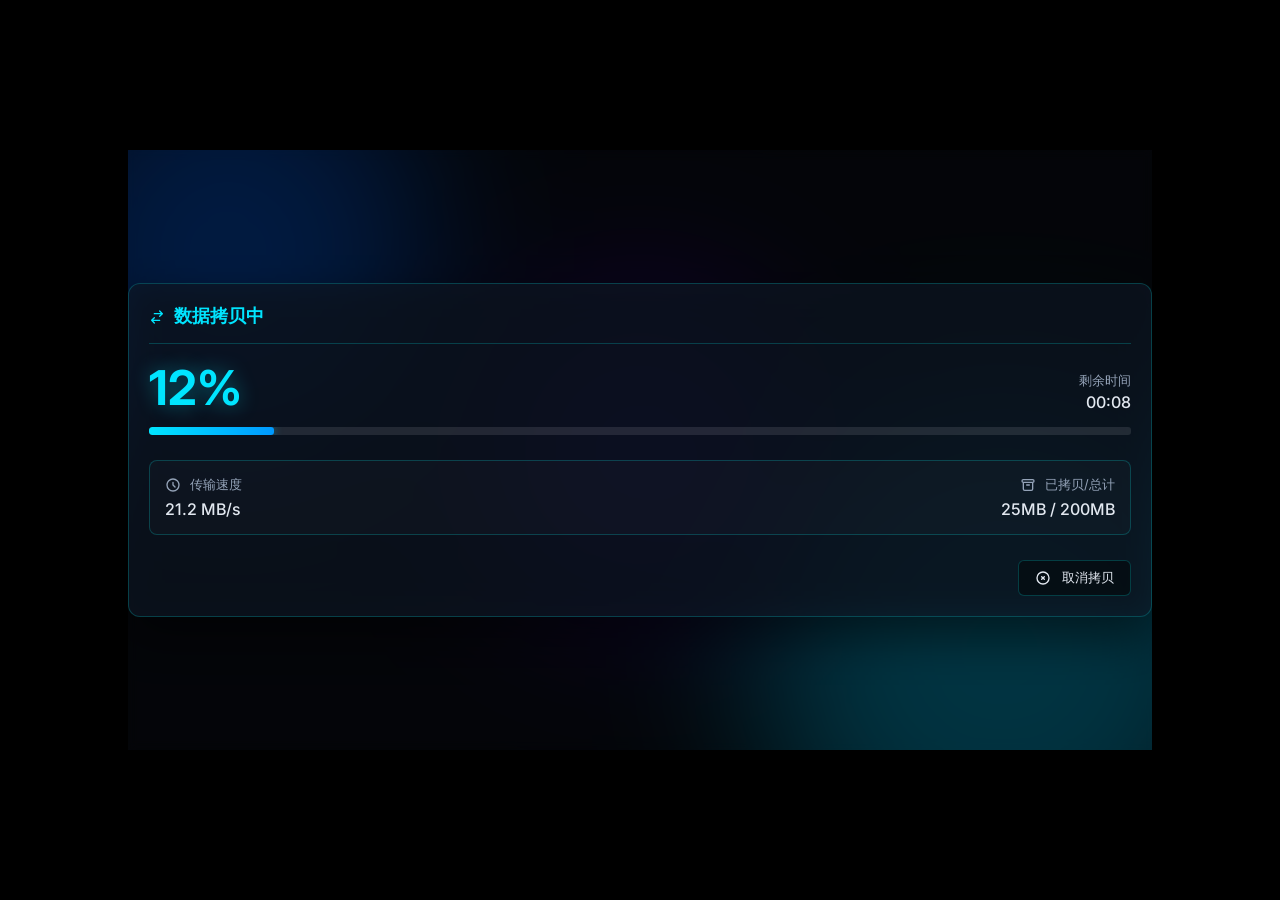
<file: copy.html>
<!DOCTYPE html>
<html lang="zh-CN">
<head>
    <meta charset="UTF-8">
    <meta name="viewport" content="width=device-width, initial-scale=1.0">
    <title>数据拷贝中 - LVGL GUI</title>
    <link rel="stylesheet" href="style.css">
    <link href="https://fonts.googleapis.com/css2?family=Inter:wght@300;400;500;600;700&display=swap" rel="stylesheet">
</head>
<body>
    <div class="app-container">
        <div class="bg-shape shape1"></div>
        <div class="bg-shape shape2"></div>
        <div class="bg-shape shape3"></div>

        <!-- 全屏居中拷贝弹窗内容 -->
        <div class="modal-overlay show">
            <div class="glass-card modal-content">
                <header class="card-header">
                    <h2><svg class="icon-sm" viewBox="0 0 24 24" fill="none" stroke="currentColor"><path stroke-linecap="round" stroke-linejoin="round" stroke-width="2" d="M8 7h12m0 0l-4-4m4 4l-4 4m0 6H4m0 0l4 4m-4-4l4-4"></path></svg> 数据拷贝中</h2>
                </header>
                <div class="card-body">
                    <div class="progress-info">
                        <div class="percentage cyan-text" id="copy-percentage">0%</div>
                        <div class="remaining-time">
                            <span>剩余时间</span>
                            <span class="time-val" id="remaining-time">--:--</span>
                        </div>
                    </div>
                    <div class="progress-bar-container lg"><div class="progress-bar animated" id="copy-progress" style="width: 0%;"></div></div>

                    <div class="stats-box">
                        <div class="stat-col">
                            <div class="stat-label"><svg class="icon-sm" viewBox="0 0 24 24" fill="none" stroke="currentColor"><path stroke-linecap="round" stroke-linejoin="round" stroke-width="2" d="M12 8v4l3 3m6-3a9 9 0 11-18 0 9 9 0 0118 0z"></path></svg> 传输速度</div>
                            <div class="stat-val" id="transfer-speed">0 MB/s</div>
                        </div>
                        <div class="stat-col align-right">
                            <div class="stat-label"><svg class="icon-sm" viewBox="0 0 24 24" fill="none" stroke="currentColor"><path stroke-linecap="round" stroke-linejoin="round" stroke-width="2" d="M5 8h14M5 8a2 2 0 110-4h14a2 2 0 110 4M5 8v10a2 2 0 002 2h10a2 2 0 002-2V8m-9 4h4"></path></svg> 已拷贝/总计</div>
                            <div class="stat-val" id="copy-size">0MB / 200MB</div>
                        </div>
                    </div>

                    <div class="action-row align-right">
                        <button class="glass-btn" onclick="location.href='transfer.html'"><svg class="icon-sm" viewBox="0 0 24 24" fill="none" stroke="currentColor"><path stroke-linecap="round" stroke-linejoin="round" stroke-width="2" d="M10 14l2-2m0 0l2-2m-2 2l-2-2m2 2l2 2m7-2a9 9 0 11-18 0 9 9 0 0118 0z"></path></svg> 取消拷贝</button>
                    </div>
                </div>
            </div>
        </div>
    </div>

    <script>
        (function() {
            var progressEl = document.getElementById('copy-progress');
            var percentageEl = document.getElementById('copy-percentage');
            var speedEl = document.getElementById('transfer-speed');
            var sizeEl = document.getElementById('copy-size');
            var timeEl = document.getElementById('remaining-time');
            var totalSize = 200;
            var progress = 0;
            var startTime = Date.now();

            function updateProgress() {
                progress += Math.random() * 5;
                if (progress >= 100) {
                    progress = 100;
                    percentageEl.textContent = '100%';
                    progressEl.style.width = '100%';
                    speedEl.textContent = '0 MB/s';
                    sizeEl.textContent = totalSize + 'MB / ' + totalSize + 'MB';
                    timeEl.textContent = '00:00';
                    return;
                }
                var pct = Math.floor(progress);
                percentageEl.textContent = pct + '%';
                progressEl.style.width = progress + '%';

                var elapsed = (Date.now() - startTime) / 1000;
                var copied = totalSize * (progress / 100);
                var speed = elapsed > 0 ? copied / elapsed : 0;
                speedEl.textContent = speed.toFixed(1) + ' MB/s';
                sizeEl.textContent = Math.floor(copied) + 'MB / ' + totalSize + 'MB';

                var remaining = speed > 0 ? (totalSize - copied) / speed : 0;
                var mins = Math.floor(remaining / 60);
                var secs = Math.floor(remaining % 60);
                timeEl.textContent = String(mins).padStart(2,'0') + ':' + String(secs).padStart(2,'0');

                setTimeout(updateProgress, 300);
            }
            updateProgress();
        })();
    </script>
</body>
</html>
</file>
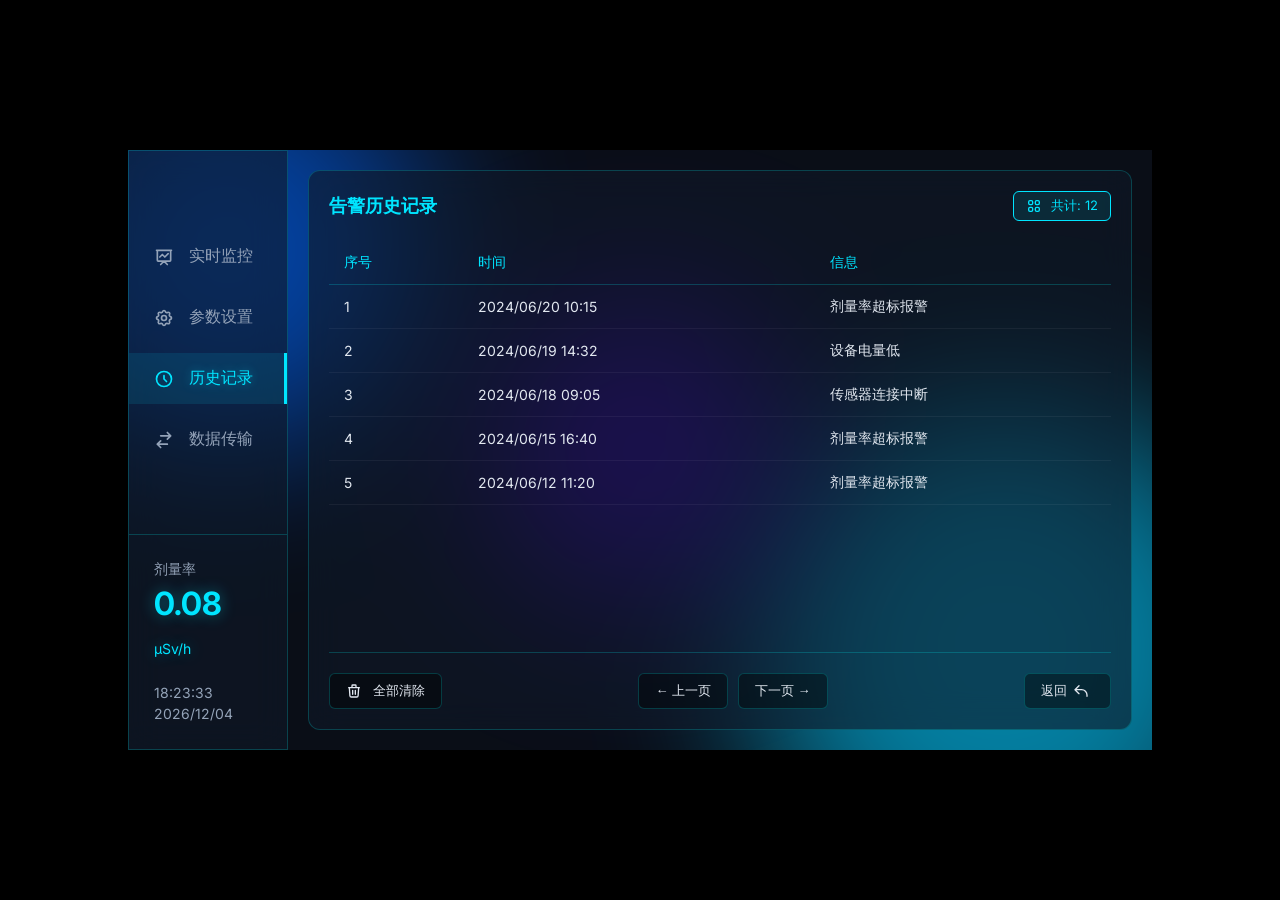
<file: history.html>
<!DOCTYPE html>
<html lang="zh-CN">
<head>
    <meta charset="UTF-8">
    <meta name="viewport" content="width=device-width, initial-scale=1.0">
    <title>历史记录 - LVGL GUI</title>
    <link rel="stylesheet" href="style.css">
    <link href="https://fonts.googleapis.com/css2?family=Inter:wght@300;400;500;600;700&display=swap" rel="stylesheet">
</head>
<body>
    <div class="app-container">
        <div class="bg-shape shape1"></div>
        <div class="bg-shape shape2"></div>
        <div class="bg-shape shape3"></div>

        <aside class="sidebar glass-panel">
            <div class="nav-menu">
                <button class="nav-item" onclick="location.href='monitoring.html'">
                    <svg class="icon" viewBox="0 0 24 24" fill="none" stroke="currentColor"><path stroke-linecap="round" stroke-linejoin="round" stroke-width="2" d="M7 12l3-3 3 3 4-4M8 21l4-4 4 4M3 4h18M4 4h16v12a1 1 0 01-1 1H5a1 1 0 01-1-1V4z"></path></svg>
                    实时监控
                </button>
                <button class="nav-item" onclick="location.href='settings.html'">
                    <svg class="icon" viewBox="0 0 24 24" fill="none" stroke="currentColor"><path stroke-linecap="round" stroke-linejoin="round" stroke-width="2" d="M10.325 4.317c.426-1.756 2.924-1.756 3.35 0a1.724 1.724 0 002.573 1.066c1.543-.94 3.31.826 2.37 2.37a1.724 1.724 0 001.065 2.572c1.756.426 1.756 2.924 0 3.35a1.724 1.724 0 00-1.066 2.573c.94 1.543-.826 3.31-2.37 2.37a1.724 1.724 0 00-2.572 1.065c-.426 1.756-2.924 1.756-3.35 0a1.724 1.724 0 00-2.573-1.066c-1.543.94-3.31-.826-2.37-2.37a1.724 1.724 0 00-1.065-2.572c-1.756-.426-1.756-2.924 0-3.35a1.724 1.724 0 001.066-2.573c-.94-1.543.826-3.31 2.37-2.37.996.608 2.296.07 2.572-1.065z"></path><path stroke-linecap="round" stroke-linejoin="round" stroke-width="2" d="M15 12a3 3 0 11-6 0 3 3 0 016 0z"></path></svg>
                    参数设置
                </button>
                <button class="nav-item active" onclick="location.href='history.html'">
                    <svg class="icon" viewBox="0 0 24 24" fill="none" stroke="currentColor"><path stroke-linecap="round" stroke-linejoin="round" stroke-width="2" d="M12 8v4l3 3m6-3a9 9 0 11-18 0 9 9 0 0118 0z"></path></svg>
                    历史记录
                </button>
                <button class="nav-item" onclick="location.href='transfer.html'">
                    <svg class="icon" viewBox="0 0 24 24" fill="none" stroke="currentColor"><path stroke-linecap="round" stroke-linejoin="round" stroke-width="2" d="M8 7h12m0 0l-4-4m4 4l-4 4m0 6H4m0 0l4 4m-4-4l4-4"></path></svg>
                    数据传输
                </button>
            </div>

            <div class="sidebar-footer">
                <div class="dose-rate">
                    <div class="label">剂量率</div>
                    <div class="value">0.08 <span class="unit">μSv/h</span></div>
                </div>
                <div class="datetime">
                    <div class="time" id="current-time">11:26:14</div>
                    <div class="date" id="current-date">2024/06/20</div>
                </div>
            </div>
        </aside>

        <main class="content-area">
            <section id="history" class="screen active">
                <div class="glass-card full-height">
                    <div class="history-header">
                        <h2>告警历史记录</h2>
                        <div class="total-badge"><svg class="icon-sm" viewBox="0 0 24 24" fill="none" stroke="currentColor"><path stroke-linecap="round" stroke-linejoin="round" stroke-width="2" d="M4 6a2 2 0 012-2h2a2 2 0 012 2v2a2 2 0 01-2 2H6a2 2 0 01-2-2V6zM14 6a2 2 0 012-2h2a2 2 0 012 2v2a2 2 0 01-2 2h-2a2 2 0 01-2-2V6zM4 16a2 2 0 012-2h2a2 2 0 012 2v2a2 2 0 01-2 2H6a2 2 0 01-2-2v-2zM14 16a2 2 0 012-2h2a2 2 0 012 2v2a2 2 0 01-2 2h-2a2 2 0 01-2-2v-2z"></path></svg> 共计: 12</div>
                    </div>
                    <table class="glass-table">
                        <thead>
                            <tr>
                                <th>序号</th>
                                <th>时间</th>
                                <th>信息</th>
                            </tr>
                        </thead>
                        <tbody>
                            <tr><td>1</td><td>2024/06/20 10:15</td><td>剂量率超标报警</td></tr>
                            <tr><td>2</td><td>2024/06/19 14:32</td><td>设备电量低</td></tr>
                            <tr><td>3</td><td>2024/06/18 09:05</td><td>传感器连接中断</td></tr>
                            <tr><td>4</td><td>2024/06/15 16:40</td><td>剂量率超标报警</td></tr>
                            <tr><td>5</td><td>2024/06/12 11:20</td><td>剂量率超标报警</td></tr>
                        </tbody>
                    </table>
                    <div class="table-pagination">
                        <button class="glass-btn icon-text"><svg class="icon-sm" viewBox="0 0 24 24" fill="none" stroke="currentColor"><path stroke-linecap="round" stroke-linejoin="round" stroke-width="2" d="M19 7l-.867 12.142A2 2 0 0116.138 21H7.862a2 2 0 01-1.995-1.858L5 7m5 4v6m4-6v6m1-10V4a1 1 0 00-1-1h-4a1 1 0 00-1 1v3M4 7h16"></path></svg> 全部清除</button>
                        <div class="page-controls">
                            <button class="glass-btn">← 上一页</button>
                            <button class="glass-btn">下一页 →</button>
                        </div>
                        <button class="glass-btn icon-text">返回 <svg class="icon-sm" viewBox="0 0 24 24" fill="none" stroke="currentColor"><path stroke-linecap="round" stroke-linejoin="round" stroke-width="2" d="M3 10h10a8 8 0 018 8v2M3 10l6 6m-6-6l6-6"></path></svg></button>
                    </div>
                </div>
            </section>
        </main>
    </div>

    <script>
        (function() {
            var timeEl = document.getElementById('current-time');
            var dateEl = document.getElementById('current-date');
            function updateClock() {
                var now = new Date();
                timeEl.textContent = [String(now.getHours()).padStart(2,'0'), String(now.getMinutes()).padStart(2,'0'), String(now.getSeconds()).padStart(2,'0')].join(':');
                dateEl.textContent = now.getFullYear() + '/' + String(now.getMonth()+1).padStart(2,'0') + '/' + String(now.getDate()).padStart(2,'0');
            }
            setInterval(updateClock, 1000);
            updateClock();
        })();
    </script>
</body>
</html>
</file>
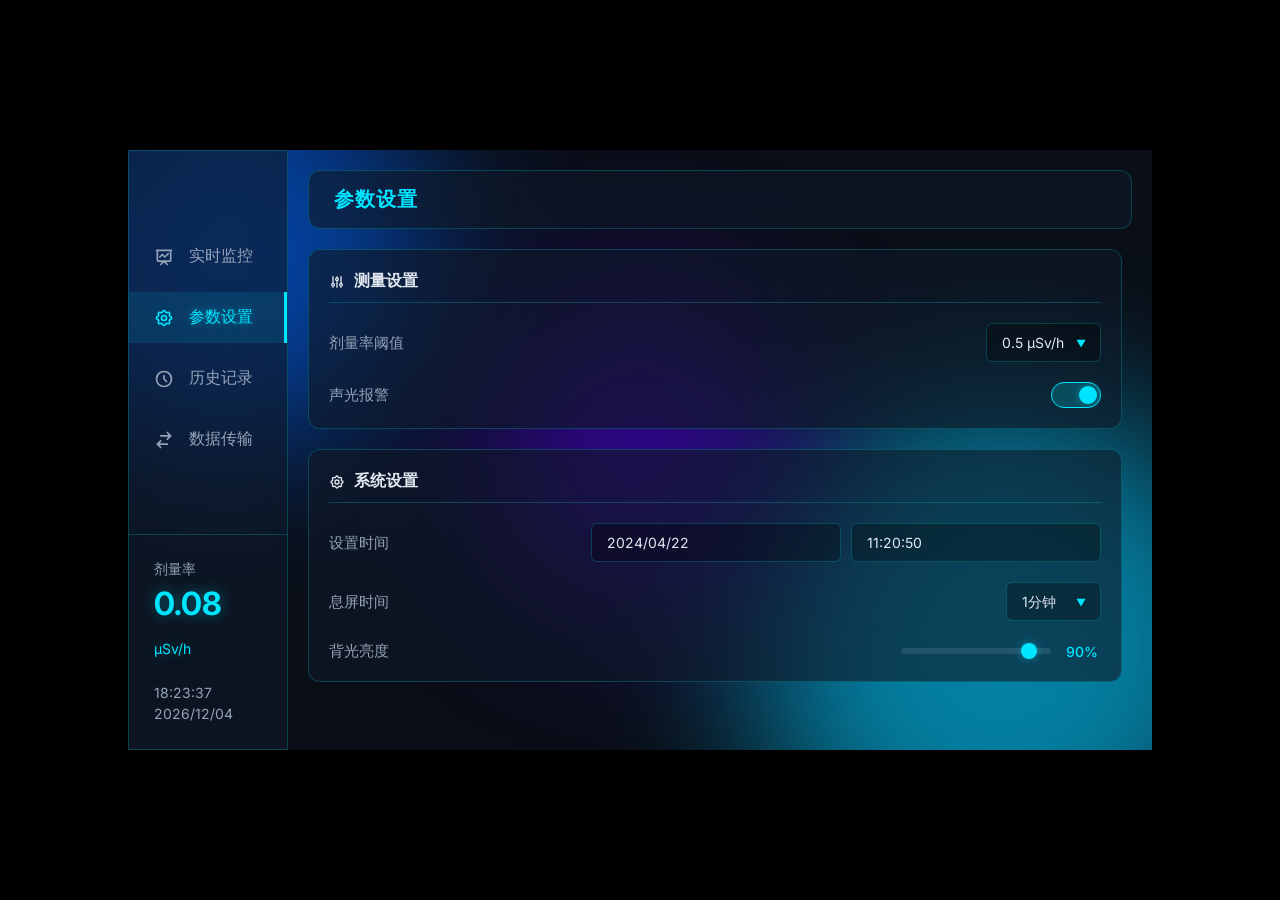
<file: settings.html>
<!DOCTYPE html>
<html lang="zh-CN">
<head>
    <meta charset="UTF-8">
    <meta name="viewport" content="width=device-width, initial-scale=1.0">
    <title>参数设置 - LVGL GUI</title>
    <link rel="stylesheet" href="style.css">
    <link href="https://fonts.googleapis.com/css2?family=Inter:wght@300;400;500;600;700&display=swap" rel="stylesheet">
</head>
<body>
    <div class="app-container">
        <div class="bg-shape shape1"></div>
        <div class="bg-shape shape2"></div>
        <div class="bg-shape shape3"></div>

        <aside class="sidebar glass-panel">
            <div class="nav-menu">
                <button class="nav-item" onclick="location.href='monitoring.html'">
                    <svg class="icon" viewBox="0 0 24 24" fill="none" stroke="currentColor"><path stroke-linecap="round" stroke-linejoin="round" stroke-width="2" d="M7 12l3-3 3 3 4-4M8 21l4-4 4 4M3 4h18M4 4h16v12a1 1 0 01-1 1H5a1 1 0 01-1-1V4z"></path></svg>
                    实时监控
                </button>
                <button class="nav-item active" onclick="location.href='settings.html'">
                    <svg class="icon" viewBox="0 0 24 24" fill="none" stroke="currentColor"><path stroke-linecap="round" stroke-linejoin="round" stroke-width="2" d="M10.325 4.317c.426-1.756 2.924-1.756 3.35 0a1.724 1.724 0 002.573 1.066c1.543-.94 3.31.826 2.37 2.37a1.724 1.724 0 001.065 2.572c1.756.426 1.756 2.924 0 3.35a1.724 1.724 0 00-1.066 2.573c.94 1.543-.826 3.31-2.37 2.37a1.724 1.724 0 00-2.572 1.065c-.426 1.756-2.924 1.756-3.35 0a1.724 1.724 0 00-2.573-1.066c-1.543.94-3.31-.826-2.37-2.37a1.724 1.724 0 00-1.065-2.572c-1.756-.426-1.756-2.924 0-3.35a1.724 1.724 0 001.066-2.573c-.94-1.543.826-3.31 2.37-2.37.996.608 2.296.07 2.572-1.065z"></path><path stroke-linecap="round" stroke-linejoin="round" stroke-width="2" d="M15 12a3 3 0 11-6 0 3 3 0 016 0z"></path></svg>
                    参数设置
                </button>
                <button class="nav-item" onclick="location.href='history.html'">
                    <svg class="icon" viewBox="0 0 24 24" fill="none" stroke="currentColor"><path stroke-linecap="round" stroke-linejoin="round" stroke-width="2" d="M12 8v4l3 3m6-3a9 9 0 11-18 0 9 9 0 0118 0z"></path></svg>
                    历史记录
                </button>
                <button class="nav-item" onclick="location.href='transfer.html'">
                    <svg class="icon" viewBox="0 0 24 24" fill="none" stroke="currentColor"><path stroke-linecap="round" stroke-linejoin="round" stroke-width="2" d="M8 7h12m0 0l-4-4m4 4l-4 4m0 6H4m0 0l4 4m-4-4l4-4"></path></svg>
                    数据传输
                </button>
            </div>

            <div class="sidebar-footer">
                <div class="dose-rate">
                    <div class="label">剂量率</div>
                    <div class="value">0.08 <span class="unit">μSv/h</span></div>
                </div>
                <div class="datetime">
                    <div class="time" id="current-time">11:26:14</div>
                    <div class="date" id="current-date">2024/06/20</div>
                </div>
            </div>
        </aside>

        <main class="content-area">
            <section id="settings" class="screen active">
                <header class="glass-header">
                    <h2>参数设置</h2>
                </header>
                <div class="scroll-container">
                    <div class="glass-card setting-group">
                        <h3><svg class="icon-sm" viewBox="0 0 24 24" fill="none" stroke="currentColor"><path stroke-linecap="round" stroke-linejoin="round" stroke-width="2" d="M12 6V4m0 2a2 2 0 100 4m0-4a2 2 0 110 4m-6 8a2 2 0 100-4m0 4a2 2 0 110-4m0 4v2m0-6V4m6 6v10m6-2a2 2 0 100-4m0 4a2 2 0 110-4m0 4v2m0-6V4"></path></svg> 测量设置</h3>
                        <div class="setting-row">
                            <span class="setting-label">剂量率阈值</span>
                            <div class="custom-select">
                                <select>
                                    <option>0.5 μSv/h</option>
                                    <option>1.0 μSv/h</option>
                                    <option>2.0 μSv/h</option>
                                </select>
                            </div>
                        </div>
                        <div class="setting-row">
                            <span class="setting-label">声光报警</span>
                            <label class="switch">
                                <input type="checkbox" checked>
                                <span class="slider round"></span>
                            </label>
                        </div>
                    </div>

                    <div class="glass-card setting-group">
                        <h3><svg class="icon-sm" viewBox="0 0 24 24" fill="none" stroke="currentColor"><path stroke-linecap="round" stroke-linejoin="round" stroke-width="2" d="M10.325 4.317c.426-1.756 2.924-1.756 3.35 0a1.724 1.724 0 002.573 1.066c1.543-.94 3.31.826 2.37 2.37a1.724 1.724 0 001.065 2.572c1.756.426 1.756 2.924 0 3.35a1.724 1.724 0 00-1.066 2.573c.94 1.543-.826 3.31-2.37 2.37a1.724 1.724 0 00-2.572 1.065c-.426 1.756-2.924 1.756-3.35 0a1.724 1.724 0 00-2.573-1.066c-1.543.94-3.31-.826-2.37-2.37a1.724 1.724 0 00-1.065-2.572c-1.756-.426-1.756-2.924 0-3.35a1.724 1.724 0 001.066-2.573c-.94-1.543.826-3.31 2.37-2.37.996.608 2.296.07 2.572-1.065z"></path><path stroke-linecap="round" stroke-linejoin="round" stroke-width="2" d="M15 12a3 3 0 11-6 0 3 3 0 016 0z"></path></svg> 系统设置</h3>
                        <div class="setting-row">
                            <span class="setting-label">设置时间</span>
                            <div class="input-group">
                                <input type="text" class="glass-input" value="2024/04/22">
                                <input type="text" class="glass-input" value="11:20:50">
                            </div>
                        </div>
                        <div class="setting-row">
                            <span class="setting-label">息屏时间</span>
                            <div class="custom-select">
                                <select>
                                    <option>1分钟</option>
                                    <option>5分钟</option>
                                    <option>10分钟</option>
                                    <option>永不</option>
                                </select>
                            </div>
                        </div>
                        <div class="setting-row">
                            <span class="setting-label">背光亮度</span>
                            <div class="slider-group">
                                <input type="range" min="1" max="100" value="90" class="range-slider">
                                <span class="slider-val">90%</span>
                            </div>
                        </div>
                    </div>
                </div>
            </section>
        </main>
    </div>

    <script>
        (function() {
            // Clock
            var timeEl = document.getElementById('current-time');
            var dateEl = document.getElementById('current-date');
            function updateClock() {
                var now = new Date();
                timeEl.textContent = [String(now.getHours()).padStart(2,'0'), String(now.getMinutes()).padStart(2,'0'), String(now.getSeconds()).padStart(2,'0')].join(':');
                dateEl.textContent = now.getFullYear() + '/' + String(now.getMonth()+1).padStart(2,'0') + '/' + String(now.getDate()).padStart(2,'0');
            }
            setInterval(updateClock, 1000);
            updateClock();

            // Range Slider
            var sliders = document.querySelectorAll('.range-slider');
            sliders.forEach(function(slider) {
                var valSpan = slider.nextElementSibling;
                slider.addEventListener('input', function(e) {
                    valSpan.textContent = e.target.value + '%';
                });
            });
        })();
    </script>
</body>
</html>
</file>
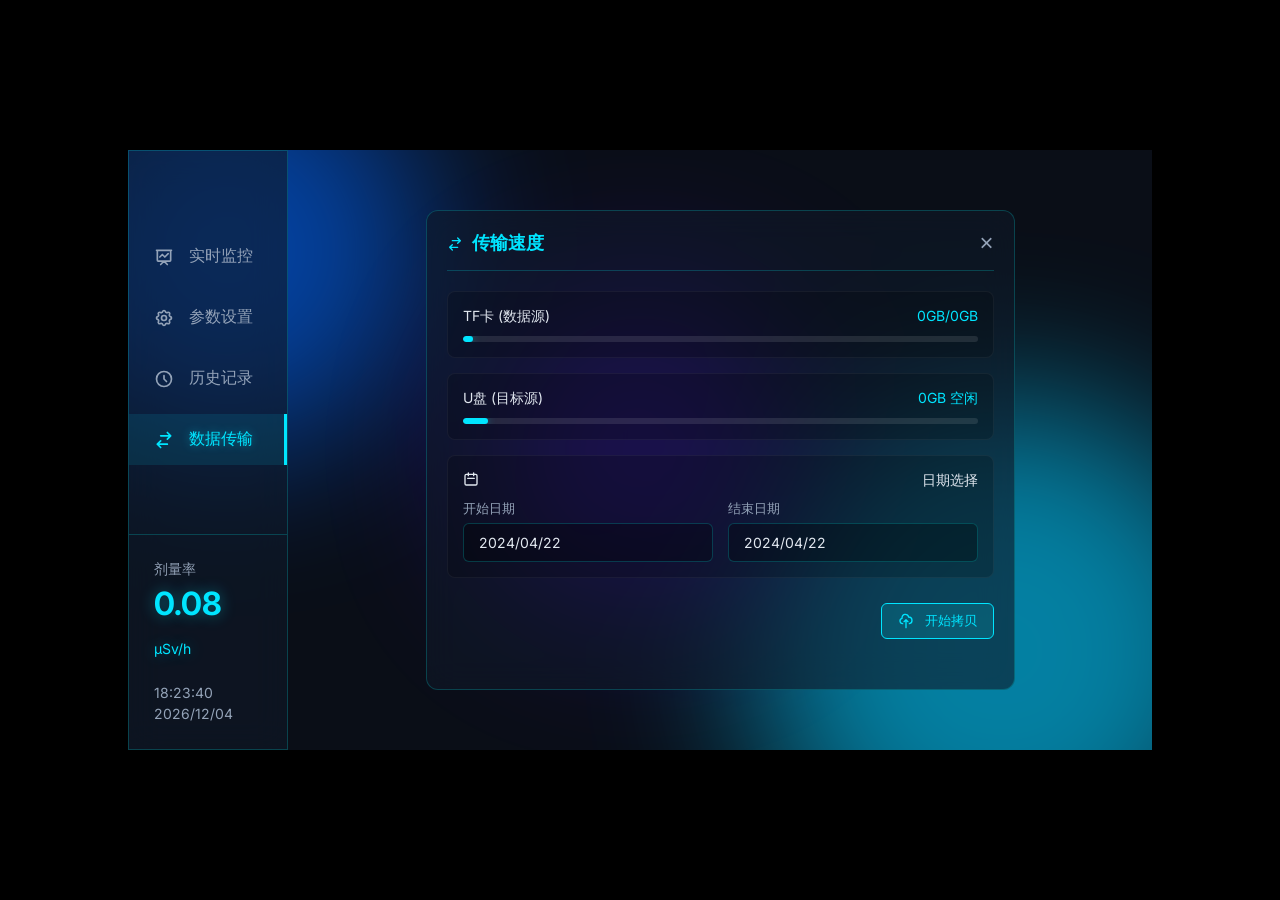
<file: transfer.html>
<!DOCTYPE html>
<html lang="zh-CN">
<head>
    <meta charset="UTF-8">
    <meta name="viewport" content="width=device-width, initial-scale=1.0">
    <title>数据传输 - LVGL GUI</title>
    <link rel="stylesheet" href="style.css">
    <link href="https://fonts.googleapis.com/css2?family=Inter:wght@300;400;500;600;700&display=swap" rel="stylesheet">
</head>
<body>
    <div class="app-container">
        <div class="bg-shape shape1"></div>
        <div class="bg-shape shape2"></div>
        <div class="bg-shape shape3"></div>

        <aside class="sidebar glass-panel">
            <div class="nav-menu">
                <button class="nav-item" onclick="location.href='monitoring.html'">
                    <svg class="icon" viewBox="0 0 24 24" fill="none" stroke="currentColor"><path stroke-linecap="round" stroke-linejoin="round" stroke-width="2" d="M7 12l3-3 3 3 4-4M8 21l4-4 4 4M3 4h18M4 4h16v12a1 1 0 01-1 1H5a1 1 0 01-1-1V4z"></path></svg>
                    实时监控
                </button>
                <button class="nav-item" onclick="location.href='settings.html'">
                    <svg class="icon" viewBox="0 0 24 24" fill="none" stroke="currentColor"><path stroke-linecap="round" stroke-linejoin="round" stroke-width="2" d="M10.325 4.317c.426-1.756 2.924-1.756 3.35 0a1.724 1.724 0 002.573 1.066c1.543-.94 3.31.826 2.37 2.37a1.724 1.724 0 001.065 2.572c1.756.426 1.756 2.924 0 3.35a1.724 1.724 0 00-1.066 2.573c.94 1.543-.826 3.31-2.37 2.37a1.724 1.724 0 00-2.572 1.065c-.426 1.756-2.924 1.756-3.35 0a1.724 1.724 0 00-2.573-1.066c-1.543.94-3.31-.826-2.37-2.37a1.724 1.724 0 00-1.065-2.572c-1.756-.426-1.756-2.924 0-3.35a1.724 1.724 0 001.066-2.573c-.94-1.543.826-3.31 2.37-2.37.996.608 2.296.07 2.572-1.065z"></path><path stroke-linecap="round" stroke-linejoin="round" stroke-width="2" d="M15 12a3 3 0 11-6 0 3 3 0 016 0z"></path></svg>
                    参数设置
                </button>
                <button class="nav-item" onclick="location.href='history.html'">
                    <svg class="icon" viewBox="0 0 24 24" fill="none" stroke="currentColor"><path stroke-linecap="round" stroke-linejoin="round" stroke-width="2" d="M12 8v4l3 3m6-3a9 9 0 11-18 0 9 9 0 0118 0z"></path></svg>
                    历史记录
                </button>
                <button class="nav-item active" onclick="location.href='transfer.html'">
                    <svg class="icon" viewBox="0 0 24 24" fill="none" stroke="currentColor"><path stroke-linecap="round" stroke-linejoin="round" stroke-width="2" d="M8 7h12m0 0l-4-4m4 4l-4 4m0 6H4m0 0l4 4m-4-4l4-4"></path></svg>
                    数据传输
                </button>
            </div>

            <div class="sidebar-footer">
                <div class="dose-rate">
                    <div class="label">剂量率</div>
                    <div class="value">0.08 <span class="unit">μSv/h</span></div>
                </div>
                <div class="datetime">
                    <div class="time" id="current-time">11:26:14</div>
                    <div class="date" id="current-date">2024/06/20</div>
                </div>
            </div>
        </aside>

        <main class="content-area">
            <section id="transfer" class="screen active">
                <div class="glass-card centered-card">
                    <header class="card-header">
                        <h2><svg class="icon-sm" viewBox="0 0 24 24" fill="none" stroke="currentColor"><path stroke-linecap="round" stroke-linejoin="round" stroke-width="2" d="M8 7h12m0 0l-4-4m4 4l-4 4m0 6H4m0 0l4 4m-4-4l4-4"></path></svg> 传输速度</h2>
                        <button class="close-btn" onclick="location.href='monitoring.html'">×</button>
                    </header>
                    <div class="card-body">
                        <div class="transfer-box">
                            <div class="box-header"><span>TF卡 (数据源)</span> <span class="cyan-text">0GB/0GB</span></div>
                            <div class="progress-bar-container"><div class="progress-bar" style="width: 2%;"></div></div>
                        </div>
                        <div class="transfer-box">
                            <div class="box-header"><span>U盘 (目标源)</span> <span class="cyan-text">0GB 空闲</span></div>
                            <div class="progress-bar-container"><div class="progress-bar" style="width: 5%;"></div></div>
                        </div>

                        <div class="transfer-box date-box">
                            <div class="box-header"><svg class="icon-sm" viewBox="0 0 24 24" fill="none" stroke="currentColor"><path stroke-linecap="round" stroke-linejoin="round" stroke-width="2" d="M8 7V3m8 4V3m-9 8h10M5 21h14a2 2 0 002-2V7a2 2 0 00-2-2H5a2 2 0 00-2 2v12a2 2 0 002 2z"></path></svg> 日期选择</div>
                            <div class="date-inputs">
                                <div class="date-field">
                                    <label>开始日期</label>
                                    <input type="text" class="glass-input full-width" value="2024/04/22">
                                </div>
                                <div class="date-field">
                                    <label>结束日期</label>
                                    <input type="text" class="glass-input full-width" value="2024/04/22">
                                </div>
                            </div>
                        </div>

                        <div class="action-row align-right">
                            <button class="glass-btn primary-btn" onclick="location.href='copy.html'"><svg class="icon-sm" viewBox="0 0 24 24" fill="none" stroke="currentColor"><path stroke-linecap="round" stroke-linejoin="round" stroke-width="2" d="M7 16a4 4 0 01-.88-7.903A5 5 0 1115.9 6L16 6a5 5 0 011 9.9M15 13l-3-3m0 0l-3 3m3-3v12"></path></svg> 开始拷贝</button>
                        </div>
                    </div>
                </div>
            </section>
        </main>
    </div>

    <script>
        (function() {
            var timeEl = document.getElementById('current-time');
            var dateEl = document.getElementById('current-date');
            function updateClock() {
                var now = new Date();
                timeEl.textContent = [String(now.getHours()).padStart(2,'0'), String(now.getMinutes()).padStart(2,'0'), String(now.getSeconds()).padStart(2,'0')].join(':');
                dateEl.textContent = now.getFullYear() + '/' + String(now.getMonth()+1).padStart(2,'0') + '/' + String(now.getDate()).padStart(2,'0');
            }
            setInterval(updateClock, 1000);
            updateClock();
        })();
    </script>
</body>
</html>
</file>
<file: style.css>
:root {
    --bg-dark: #0a0e17;
    --glass-bg: rgba(16, 25, 40, 0.6);
    --glass-border: rgba(0, 255, 255, 0.2);
    --glass-border-hover: rgba(0, 255, 255, 0.5);
    --cyan: #00e5ff;
    --cyan-glow: rgba(0, 229, 255, 0.4);
    --text-primary: #e2e8f0;
    --text-secondary: #94a3b8;
    --danger: #ff4757;
    
    --blur: blur(16px);
    --transition: all 0.3s ease;
}

* {
    box-sizing: border-box;
    margin: 0;
    padding: 0;
}

body {
    font-family: 'Inter', sans-serif;
    background-color: #000;
    color: var(--text-primary);
    display: flex;
    justify-content: center;
    align-items: center;
    min-height: 100vh;
    overflow: hidden;
}

/* 1024x600 Fixed App Container */
.app-container {
    width: 1024px;
    height: 600px;
    background: var(--bg-dark);
    position: relative;
    overflow: hidden;
    display: flex;
    box-shadow: 0 0 50px rgba(0,0,0,0.8);
    /* In a real device this would be fullscreen, for web prototype we scale it if needed or just keep it fixed */
}

/* Glassmorphism Background Shapes */
.bg-shape {
    position: absolute;
    border-radius: 50%;
    filter: blur(80px);
    z-index: 0;
    opacity: 0.6;
}

.shape1 {
    width: 400px;
    height: 400px;
    background: #0066ff;
    top: -100px;
    left: -100px;
}

.shape2 {
    width: 500px;
    height: 500px;
    background: #00ccff;
    bottom: -150px;
    right: -100px;
}

.shape3 {
    width: 300px;
    height: 300px;
    background: #4a00e0;
    top: 50%;
    left: 50%;
    transform: translate(-50%, -50%);
}

/* Glass UI Base */
.glass-panel, .glass-card, .glass-header {
    background: var(--glass-bg);
    backdrop-filter: var(--blur);
    -webkit-backdrop-filter: var(--blur);
    border: 1px solid var(--glass-border);
    z-index: 10;
}

/* Sidebar */
.sidebar {
    width: 160px;
    height: 100%;
    display: flex;
    flex-direction: column;
    justify-content: space-between;
    border-right: 1px solid var(--glass-border);
    border-radius: 0;
}

.nav-menu {
    padding: 20px 0;
    margin-top: 60px;
    display: flex;
    flex-direction: column;
    gap: 10px;
}

.nav-item {
    background: transparent;
    border: none;
    color: var(--text-secondary);
    padding: 15px 25px;
    font-size: 16px;
    font-weight: 500;
    cursor: pointer;
    text-align: left;
    display: flex;
    align-items: center;
    gap: 15px;
    transition: var(--transition);
    position: relative;
    border-right: 3px solid transparent;
}

.nav-item:hover {
    color: var(--text-primary);
    background: rgba(255, 255, 255, 0.05);
}

.nav-item.active {
    color: var(--cyan);
    background: rgba(0, 229, 255, 0.1);
    border-right: 3px solid var(--cyan);
    text-shadow: 0 0 10px var(--cyan-glow);
}

.icon {
    width: 20px;
    height: 20px;
}

.icon-sm {
    width: 16px;
    height: 16px;
    vertical-align: middle;
    margin-right: 5px;
}

.sidebar-footer {
    padding: 25px;
    border-top: 1px solid var(--glass-border);
}

.dose-rate {
    margin-bottom: 20px;
}

.dose-rate .label {
    font-size: 14px;
    color: var(--text-secondary);
    margin-bottom: 5px;
}

.dose-rate .value {
    font-size: 32px;
    font-weight: 700;
    color: var(--cyan);
    text-shadow: 0 0 15px var(--cyan-glow);
}

.dose-rate .unit {
    font-size: 14px;
    font-weight: 400;
}

.datetime {
    font-size: 14px;
    color: var(--text-secondary);
    line-height: 1.5;
}

/* Main Content Area */
.content-area {
    flex: 1;
    height: 100%;
    position: relative;
    z-index: 10;
    overflow: hidden;
}

.screen {
    position: absolute;
    top: 0;
    left: 0;
    width: 100%;
    height: 100%;
    padding: 20px;
    display: none;
    flex-direction: column;
    gap: 20px;
    animation: fadeIn 0.4s ease forwards;
}

.screen.active {
    display: flex;
}

@keyframes fadeIn {
    from { opacity: 0; transform: scale(0.98); }
    to { opacity: 1; transform: scale(1); }
}

.glass-header {
    border-radius: 12px;
    padding: 15px 25px;
    display: flex;
    justify-content: space-between;
    align-items: center;
}

.glass-header h2 {
    font-size: 20px;
    font-weight: 600;
    color: var(--cyan);
    margin: 0;
    letter-spacing: 1px;
}

.icon-btn {
    background: transparent;
    border: none;
    color: var(--cyan);
    width: 32px;
    height: 32px;
    cursor: pointer;
    border-radius: 8px;
    transition: var(--transition);
}

.icon-btn:hover {
    background: rgba(0, 229, 255, 0.15);
}

.glass-card {
    border-radius: 12px;
    padding: 20px;
    flex: 1;
    display: flex;
    flex-direction: column;
}

.full-height {
    height: 100%;
    flex: none;
}

/* Typography Helpers */
.cyan-text {
    color: var(--cyan);
}

.align-right {
    text-align: right;
    justify-content: flex-end;
}

/* Monitoring Screen */
.chart-container {
    position: relative;
}

.chart-title {
    font-size: 16px;
    font-weight: 500;
    text-align: center;
    color: var(--text-secondary);
    margin-bottom: 15px;
}

.chart-wrapper {
    flex: 1;
    position: relative;
    width: 100%;
}

.status-bar {
    flex: none;
    padding: 15px 25px;
    display: flex;
    align-items: center;
    gap: 10px;
    font-size: 14px;
    font-weight: 500;
}

.status-indicator {
    width: 10px;
    height: 10px;
    border-radius: 50%;
    background-color: var(--cyan);
    box-shadow: 0 0 10px var(--cyan-glow);
}

/* Settings Screen */
.scroll-container {
    overflow-y: auto;
    display: flex;
    flex-direction: column;
    gap: 20px;
    padding-right: 10px;
}

.scroll-container::-webkit-scrollbar {
    width: 6px;
}
.scroll-container::-webkit-scrollbar-track {
    background: rgba(255, 255, 255, 0.05);
    border-radius: 3px;
}
.scroll-container::-webkit-scrollbar-thumb {
    background: var(--glass-border);
    border-radius: 3px;
}

.setting-group h3 {
    font-size: 16px;
    color: var(--text-primary);
    margin-bottom: 20px;
    padding-bottom: 10px;
    border-bottom: 1px solid var(--glass-border);
}

.setting-row {
    display: flex;
    justify-content: space-between;
    align-items: center;
    margin-bottom: 20px;
}

.setting-row:last-child {
    margin-bottom: 0;
}

.setting-label {
    font-size: 15px;
    color: var(--text-secondary);
}

/* Form Controls */
.custom-select select {
    appearance: none;
    background: rgba(0, 0, 0, 0.3);
    border: 1px solid var(--glass-border);
    color: var(--text-primary);
    padding: 10px 35px 10px 15px;
    border-radius: 6px;
    font-size: 14px;
    font-family: inherit;
    outline: none;
    cursor: pointer;
    transition: var(--transition);
}

.custom-select select:focus {
    border-color: var(--cyan);
    box-shadow: 0 0 10px rgba(0, 229, 255, 0.2);
}

.custom-select {
    position: relative;
}

.custom-select::after {
    content: '▼';
    font-size: 10px;
    color: var(--cyan);
    position: absolute;
    right: 15px;
    top: 50%;
    transform: translateY(-50%);
    pointer-events: none;
}

/* Toggle Switch */
.switch {
    position: relative;
    display: inline-block;
    width: 50px;
    height: 26px;
}

.switch input {
    opacity: 0;
    width: 0;
    height: 0;
}

.slider {
    position: absolute;
    cursor: pointer;
    top: 0;
    left: 0;
    right: 0;
    bottom: 0;
    background-color: rgba(255, 255, 255, 0.1);
    border: 1px solid var(--glass-border);
    transition: .4s;
}

.slider:before {
    position: absolute;
    content: "";
    height: 18px;
    width: 18px;
    left: 3px;
    bottom: 3px;
    background-color: var(--text-secondary);
    transition: .4s;
}

input:checked + .slider {
    background-color: rgba(0, 229, 255, 0.2);
    border-color: var(--cyan);
}

input:checked + .slider:before {
    transform: translateX(24px);
    background-color: var(--cyan);
    box-shadow: 0 0 10px var(--cyan-glow);
}

.slider.round {
    border-radius: 26px;
}

.slider.round:before {
    border-radius: 50%;
}

/* Text Inputs */
.input-group {
    display: flex;
    gap: 10px;
}

.glass-input {
    background: rgba(0, 0, 0, 0.3);
    border: 1px solid var(--glass-border);
    color: var(--text-primary);
    padding: 10px 15px;
    border-radius: 6px;
    font-size: 14px;
    font-family: inherit;
    outline: none;
    transition: var(--transition);
}

.glass-input:focus {
    border-color: var(--cyan);
    box-shadow: 0 0 10px rgba(0, 229, 255, 0.2);
}

.full-width {
    width: 100%;
}

/* Range Slider */
.slider-group {
    display: flex;
    align-items: center;
    gap: 15px;
}

.range-slider {
    -webkit-appearance: none;
    width: 150px;
    height: 6px;
    border-radius: 3px;
    background: rgba(255, 255, 255, 0.1);
    outline: none;
}

.range-slider::-webkit-slider-thumb {
    -webkit-appearance: none;
    appearance: none;
    width: 16px;
    height: 16px;
    border-radius: 50%;
    background: var(--cyan);
    cursor: pointer;
    box-shadow: 0 0 10px var(--cyan-glow);
}

.slider-val {
    color: var(--cyan);
    font-size: 14px;
    font-weight: 500;
    min-width: 35px;
}

/* History Screen */
.history-header {
    display: flex;
    justify-content: space-between;
    align-items: center;
    margin-bottom: 20px;
}

.history-header h2 {
    color: var(--cyan);
    font-size: 18px;
}

.total-badge {
    background: rgba(0, 229, 255, 0.1);
    border: 1px solid var(--cyan);
    padding: 5px 12px;
    border-radius: 6px;
    font-size: 13px;
    color: var(--cyan);
}

.glass-table {
    width: 100%;
    border-collapse: collapse;
    margin-bottom: auto;
}

.glass-table th, .glass-table td {
    padding: 12px 15px;
    text-align: left;
    border-bottom: 1px solid rgba(255, 255, 255, 0.05);
}

.glass-table th {
    color: var(--cyan);
    font-weight: 500;
    font-size: 14px;
    border-bottom: 1px solid var(--glass-border);
}

.glass-table td {
    font-size: 14px;
    color: var(--text-primary);
}

.glass-table tbody tr {
    transition: var(--transition);
}

.glass-table tbody tr:hover {
    background: rgba(255, 255, 255, 0.03);
}

.table-pagination {
    display: flex;
    justify-content: space-between;
    align-items: center;
    padding-top: 20px;
    border-top: 1px solid var(--glass-border);
}

.glass-btn {
    background: rgba(0, 0, 0, 0.4);
    border: 1px solid var(--glass-border);
    color: var(--text-primary);
    padding: 8px 16px;
    border-radius: 6px;
    cursor: pointer;
    font-size: 13px;
    transition: var(--transition);
    display: inline-flex;
    align-items: center;
    gap: 6px;
}

.glass-btn:hover {
    border-color: var(--glass-border-hover);
    background: rgba(255, 255, 255, 0.05);
}

.primary-btn {
    background: rgba(0, 229, 255, 0.15);
    border-color: var(--cyan);
    color: var(--cyan);
}

.primary-btn:hover {
    background: rgba(0, 229, 255, 0.25);
    box-shadow: 0 0 15px rgba(0, 229, 255, 0.3);
}

.page-controls {
    display: flex;
    gap: 10px;
}

/* Transfer/Modal Screen */
.centered-card {
    max-width: 600px;
    margin: 40px auto;
}

.card-header {
    display: flex;
    justify-content: space-between;
    align-items: center;
    padding-bottom: 15px;
    border-bottom: 1px solid var(--glass-border);
    margin-bottom: 20px;
}

.card-header h2 {
    font-size: 18px;
    color: var(--cyan);
}

.close-btn {
    background: none;
    border: none;
    color: var(--text-secondary);
    font-size: 24px;
    cursor: pointer;
    transition: var(--transition);
    line-height: 1;
}

.close-btn:hover {
    color: var(--danger);
}

.transfer-box {
    background: rgba(0, 0, 0, 0.2);
    border: 1px solid rgba(255, 255, 255, 0.05);
    border-radius: 8px;
    padding: 15px;
    margin-bottom: 15px;
}

.box-header {
    display: flex;
    justify-content: space-between;
    font-size: 14px;
    margin-bottom: 10px;
}

.progress-bar-container {
    height: 6px;
    background: rgba(255, 255, 255, 0.1);
    border-radius: 3px;
    overflow: hidden;
}

.progress-bar-container.lg {
    height: 8px;
}

.progress-bar {
    height: 100%;
    background: var(--cyan);
    border-radius: 3px;
    box-shadow: 0 0 10px var(--cyan-glow);
    transition: width 0.3s ease;
}

.progress-bar.animated {
    background: linear-gradient(90deg, var(--cyan) 0%, #0099ff 100%);
}

.date-box {
    margin-bottom: 25px;
}

.date-inputs {
    display: flex;
    gap: 15px;
}

.date-field {
    flex: 1;
}

.date-field label {
    display: block;
    font-size: 13px;
    color: var(--text-secondary);
    margin-bottom: 5px;
}

.action-row {
    display: flex;
    gap: 15px;
}

/* Copying Modal Overlay */
.modal-overlay {
    position: absolute;
    top: 0;
    left: 0;
    width: 100%;
    height: 100%;
    background: rgba(0, 0, 0, 0.6);
    backdrop-filter: blur(5px);
    -webkit-backdrop-filter: blur(5px);
    z-index: 100;
    display: none;
    justify-content: center;
    align-items: center;
    opacity: 0;
    transition: opacity 0.3s ease;
}

.modal-overlay.show {
    display: flex;
    opacity: 1;
}

.modal-content {
    width: 500px;
    box-shadow: 0 20px 50px rgba(0,0,0,0.5);
    transform: translateY(20px);
    transition: transform 0.3s ease;
}

.modal-overlay.show .modal-content {
    transform: translateY(0);
}

.progress-info {
    display: flex;
    justify-content: space-between;
    align-items: flex-end;
    margin-bottom: 15px;
}

.percentage {
    font-size: 48px;
    font-weight: 700;
    line-height: 1;
    text-shadow: 0 0 20px var(--cyan-glow);
}

.remaining-time {
    text-align: right;
    font-size: 13px;
    color: var(--text-secondary);
}

.time-val {
    display: block;
    font-size: 16px;
    color: var(--text-primary);
    font-weight: 500;
    margin-top: 2px;
}

.stats-box {
    display: flex;
    justify-content: space-between;
    padding: 15px;
    border: 1px solid var(--glass-border);
    border-radius: 8px;
    margin: 25px 0;
    background: rgba(255, 255, 255, 0.02);
}

.stat-col {
    flex: 1;
}

.stat-label {
    font-size: 13px;
    color: var(--text-secondary);
    margin-bottom: 5px;
}

.stat-val {
    font-size: 16px;
    font-weight: 500;
    color: var(--text-primary);
}
</file>
